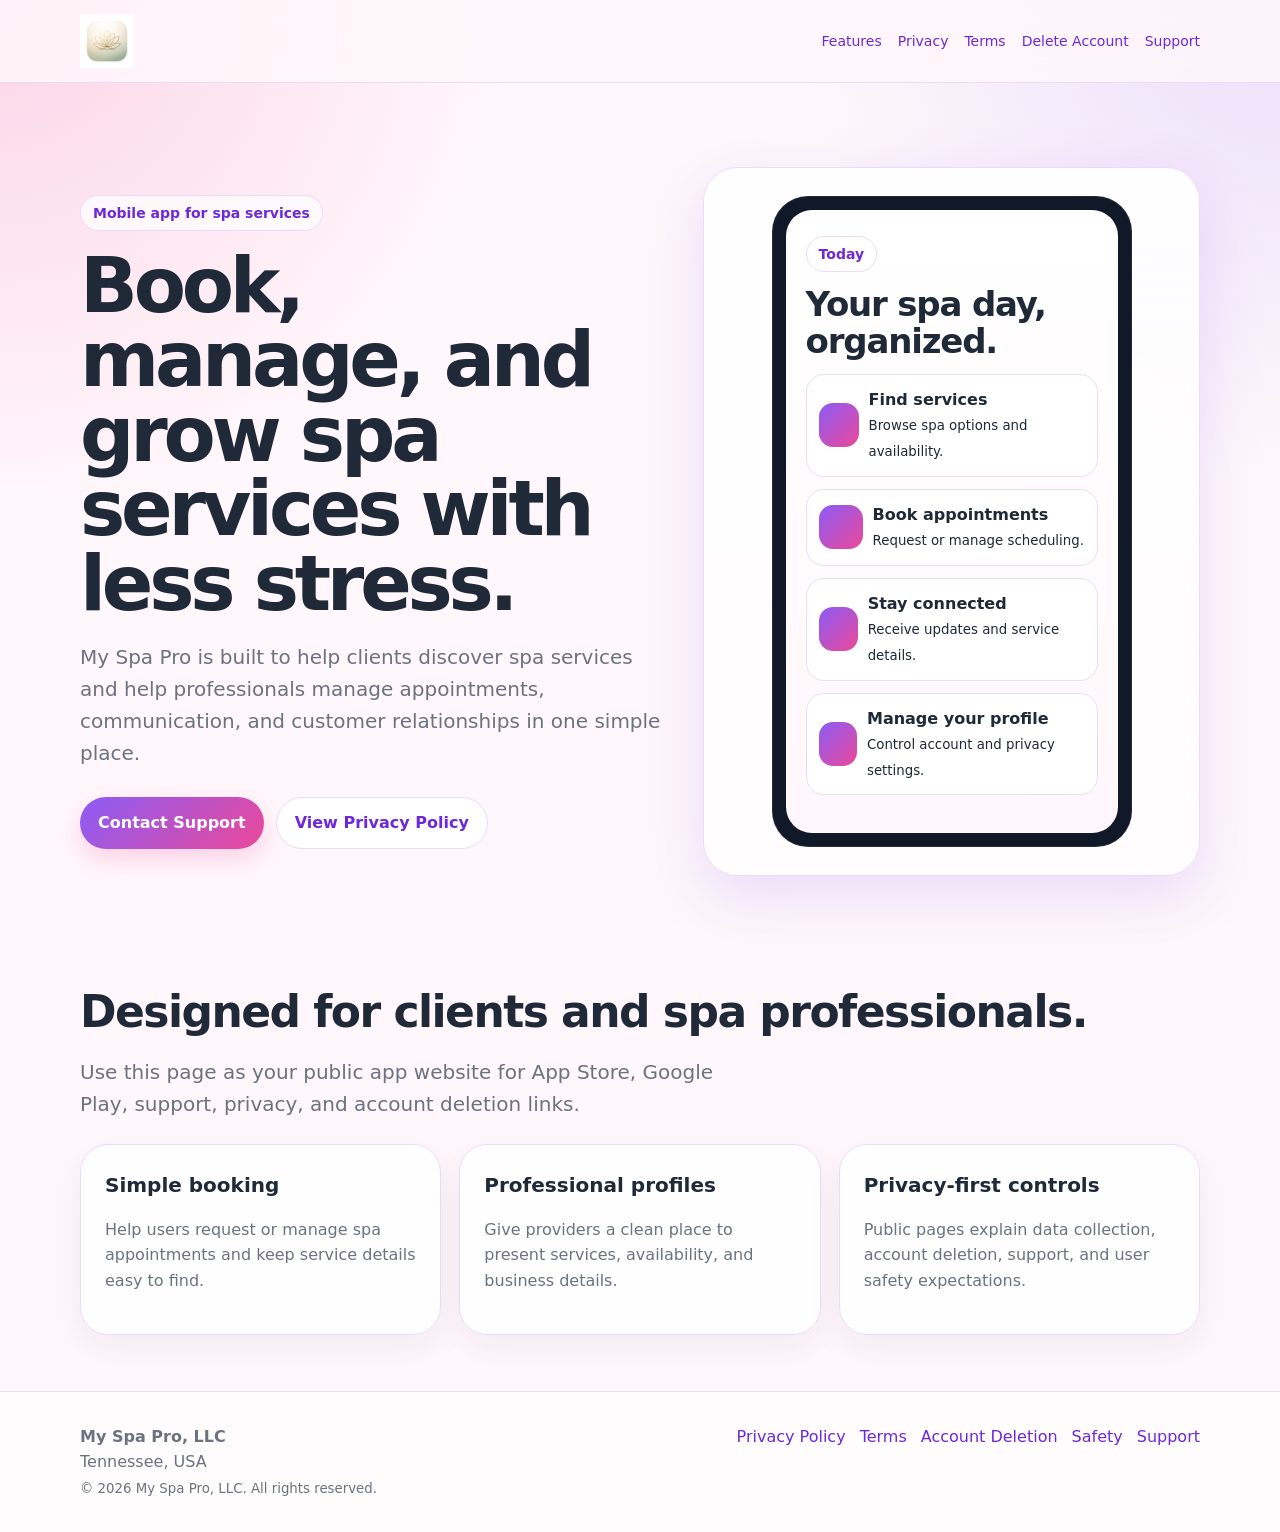
<file: index.html>
<!doctype html>
<html lang="en">
<head>
  <meta charset="utf-8">
  <meta name="viewport" content="width=device-width, initial-scale=1">
  <title>Home | My Spa Pro</title>
  <meta name="description" content="My Spa Pro helps clients and spa professionals connect, manage appointments, and simplify spa services.">
  <link rel="stylesheet" href="styles.css">
</head>
<body>

<header>
  <div class="container nav">
    <a class="logo" href="index.html" aria-label="My Spa Pro home"><img src="assets/logo.png" alt="My Spa Pro"></a>
    <nav class="nav-links" aria-label="Main navigation">
      <a href="index.html#features">Features</a>
      <a href="privacy.html">Privacy</a>
      <a href="terms.html">Terms</a>
      <a href="account-deletion.html">Delete Account</a>
      <a href="support.html">Support</a>
    </nav>
  </div>
</header>


<main>
  <section class="hero">
    <div class="container hero-grid">
      <div>
        <span class="kicker">Mobile app for spa services</span>
        <h1>Book, manage, and grow spa services with less stress.</h1>
        <p class="lead">My Spa Pro is built to help clients discover spa services and help professionals manage appointments, communication, and customer relationships in one simple place.</p>
        <div class="actions">
          <a class="btn" href="support.html">Contact Support</a>
          <a class="btn secondary" href="privacy.html">View Privacy Policy</a>
        </div>
      </div>
      <div class="phone-card" aria-label="App preview">
        <div class="mock-phone">
          <div class="screen">
            <span class="kicker">Today</span>
            <h2 style="font-size:34px;margin-top:14px">Your spa day, organized.</h2>
            <div class="app-pill"><span class="icon"></span><div><strong>Find services</strong><br><small>Browse spa options and availability.</small></div></div>
            <div class="app-pill"><span class="icon"></span><div><strong>Book appointments</strong><br><small>Request or manage scheduling.</small></div></div>
            <div class="app-pill"><span class="icon"></span><div><strong>Stay connected</strong><br><small>Receive updates and service details.</small></div></div>
            <div class="app-pill"><span class="icon"></span><div><strong>Manage your profile</strong><br><small>Control account and privacy settings.</small></div></div>
          </div>
        </div>
      </div>
    </div>
  </section>

  <section id="features">
    <div class="container">
      <h2>Designed for clients and spa professionals.</h2>
      <p class="lead">Use this page as your public app website for App Store, Google Play, support, privacy, and account deletion links.</p>
      <div class="cards">
        <article class="card">
          <h3>Simple booking</h3>
          <p>Help users request or manage spa appointments and keep service details easy to find.</p>
        </article>
        <article class="card">
          <h3>Professional profiles</h3>
          <p>Give providers a clean place to present services, availability, and business details.</p>
        </article>
        <article class="card">
          <h3>Privacy-first controls</h3>
          <p>Public pages explain data collection, account deletion, support, and user safety expectations.</p>
        </article>
      </div>
    </div>
  </section>

<!--
#  <section>
#    <div class="container card">
#      <h2>Store review links</h2>
#      <p>Use these URLs in Apple App Store Connect and Google Play Console once the site is published:</p>
#      <ul>
#        <li><strong>Privacy Policy URL:</strong> <code>https://www.myspapro.com/privacy.html</code></li>
#        <li><strong>Support URL:</strong> <code>https://www.myspapro.com/support.html</code></li>
#        <li><strong>Account Deletion URL:</strong> <code>https://www.myspapro.com/account-deletion.html</code></li>
#      </ul>
#      <p>Replace <code>your-domain.com</code> with your actual hosting URL.</p>
#    </div>
#  </section>
</main>
-->

<footer>
  <div class="container footer-grid">
    <div>
      <strong>My Spa Pro, LLC</strong><br>
      Tennessee, USA<br>
      <small>© <span id="year"></span> My Spa Pro, LLC. All rights reserved.</small>
    </div>
    <div class="footer-links">
      <a href="privacy.html">Privacy Policy</a>
      <a href="terms.html">Terms</a>
      <a href="account-deletion.html">Account Deletion</a>
      <a href="safety.html">Safety</a>
      <a href="support.html">Support</a>
    </div>
  </div>
</footer>
<script>document.getElementById('year').textContent = new Date().getFullYear();</script>

</body>
</html>
</file>
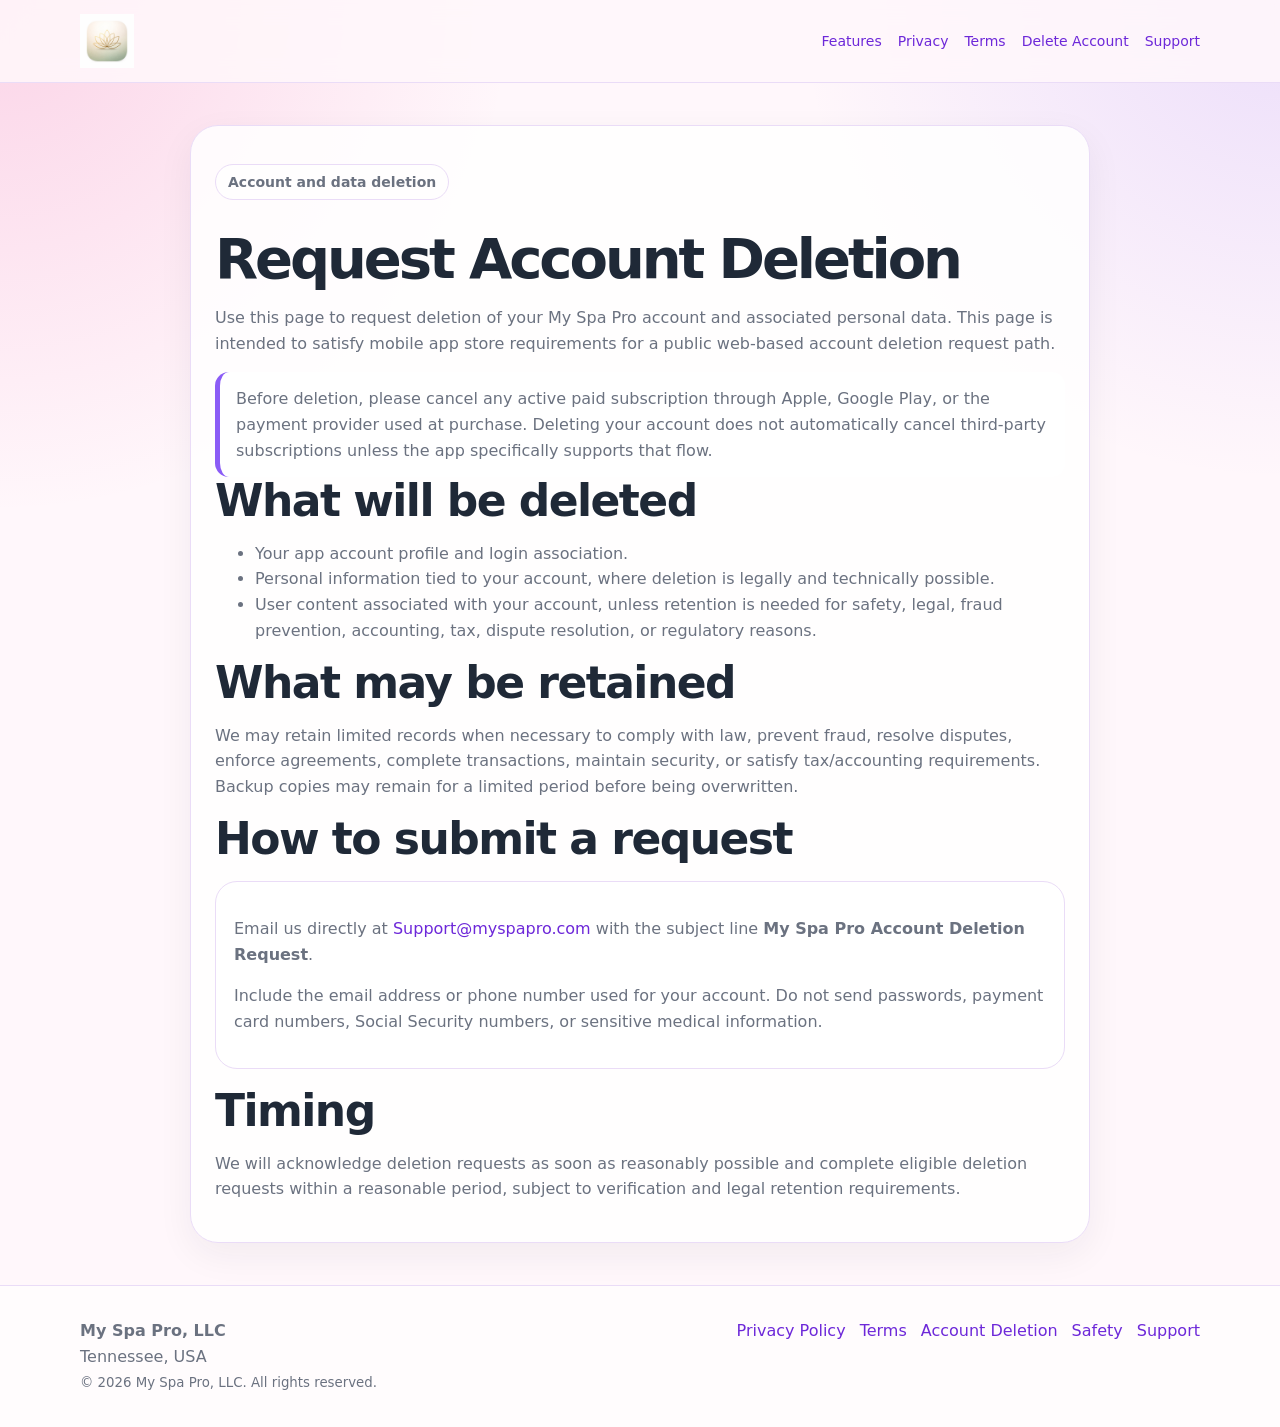
<file: account-deletion.html>
<!doctype html>
<html lang="en">
<head>
  <meta charset="utf-8">
  <meta name="viewport" content="width=device-width, initial-scale=1">
  <title>Account Deletion | My Spa Pro</title>
  <meta name="description" content="My Spa Pro helps clients and spa professionals connect, manage appointments, and simplify spa services.">
  <link rel="stylesheet" href="styles.css">
</head>
<body>

<header>
  <div class="container nav">
    <a class="logo" href="index.html" aria-label="My Spa Pro home"><img src="assets/logo.png" alt="My Spa Pro"></a>
    <nav class="nav-links" aria-label="Main navigation">
      <a href="index.html#features">Features</a>
      <a href="privacy.html">Privacy</a>
      <a href="terms.html">Terms</a>
      <a href="account-deletion.html">Delete Account</a>
      <a href="support.html">Support</a>
    </nav>
  </div>
</header>


<main class="container content-page">
  <p class="kicker">Account and data deletion</p>
  <h1>Request Account Deletion</h1>
  <p>Use this page to request deletion of your My Spa Pro account and associated personal data. This page is intended to satisfy mobile app store requirements for a public web-based account deletion request path.</p>

  <div class="notice">
    Before deletion, please cancel any active paid subscription through Apple, Google Play, or the payment provider used at purchase. Deleting your account does not automatically cancel third-party subscriptions unless the app specifically supports that flow.
  </div>

  <h2>What will be deleted</h2>
  <ul>
    <li>Your app account profile and login association.</li>
    <li>Personal information tied to your account, where deletion is legally and technically possible.</li>
    <li>User content associated with your account, unless retention is needed for safety, legal, fraud prevention, accounting, tax, dispute resolution, or regulatory reasons.</li>
  </ul>

  <h2>What may be retained</h2>
  <p>We may retain limited records when necessary to comply with law, prevent fraud, resolve disputes, enforce agreements, complete transactions, maintain security, or satisfy tax/accounting requirements. Backup copies may remain for a limited period before being overwritten.</p>

  <h2>How to submit a request</h2>
  <div class="form-box">
    <p>Email us directly at <a href="mailto:Support@myspapro.com?subject=My%20Spa%20Pro%20Account%20Deletion%20Request">Support@myspapro.com</a> with the subject line <strong>My Spa Pro Account Deletion Request</strong>.</p>
    <p>Include the email address or phone number used for your account. Do not send passwords, payment card numbers, Social Security numbers, or sensitive medical information.</p>
  </div>

  <h2>Timing</h2>
  <p>We will acknowledge deletion requests as soon as reasonably possible and complete eligible deletion requests within a reasonable period, subject to verification and legal retention requirements.</p>
</main>


<footer>
  <div class="container footer-grid">
    <div>
      <strong>My Spa Pro, LLC</strong><br>
      Tennessee, USA<br>
      <small>© <span id="year"></span> My Spa Pro, LLC. All rights reserved.</small>
    </div>
    <div class="footer-links">
      <a href="privacy.html">Privacy Policy</a>
      <a href="terms.html">Terms</a>
      <a href="account-deletion.html">Account Deletion</a>
      <a href="safety.html">Safety</a>
      <a href="support.html">Support</a>
    </div>
  </div>
</footer>
<script>document.getElementById('year').textContent = new Date().getFullYear();</script>

</body>
</html>
</file>
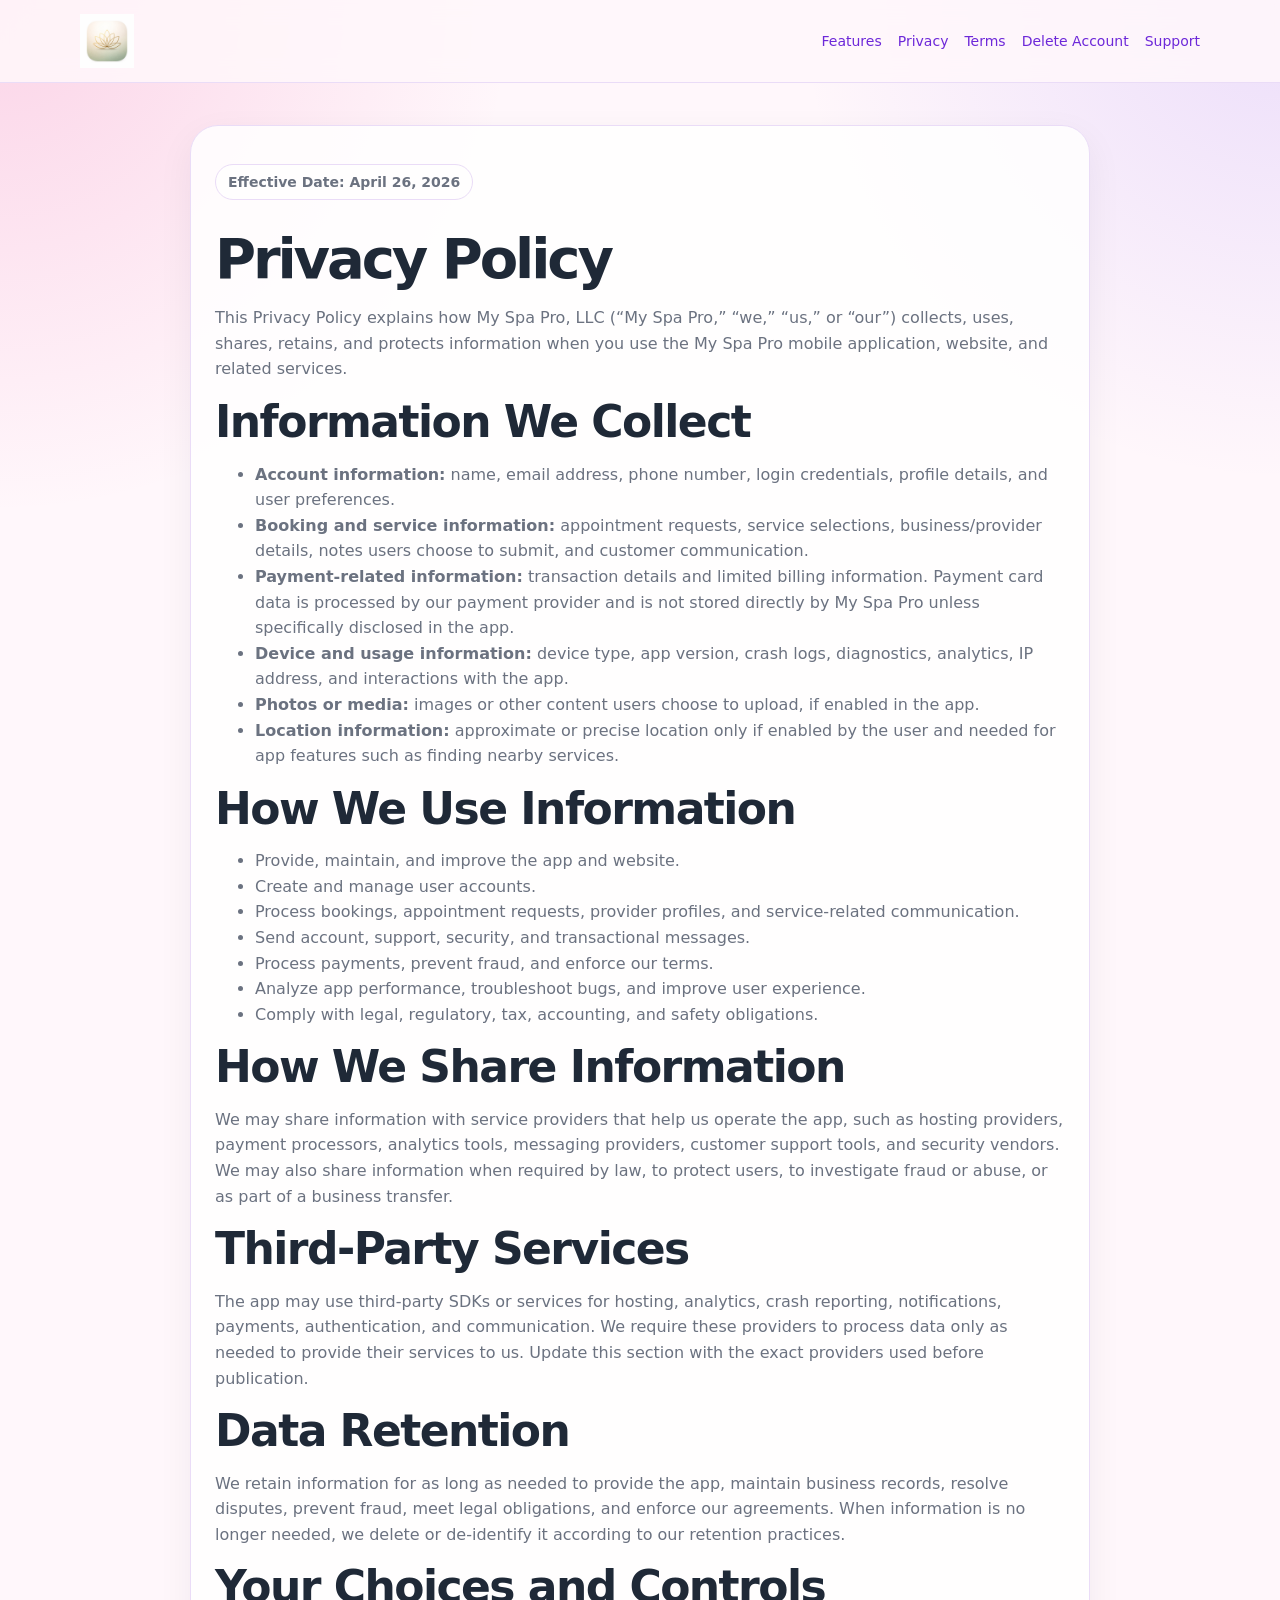
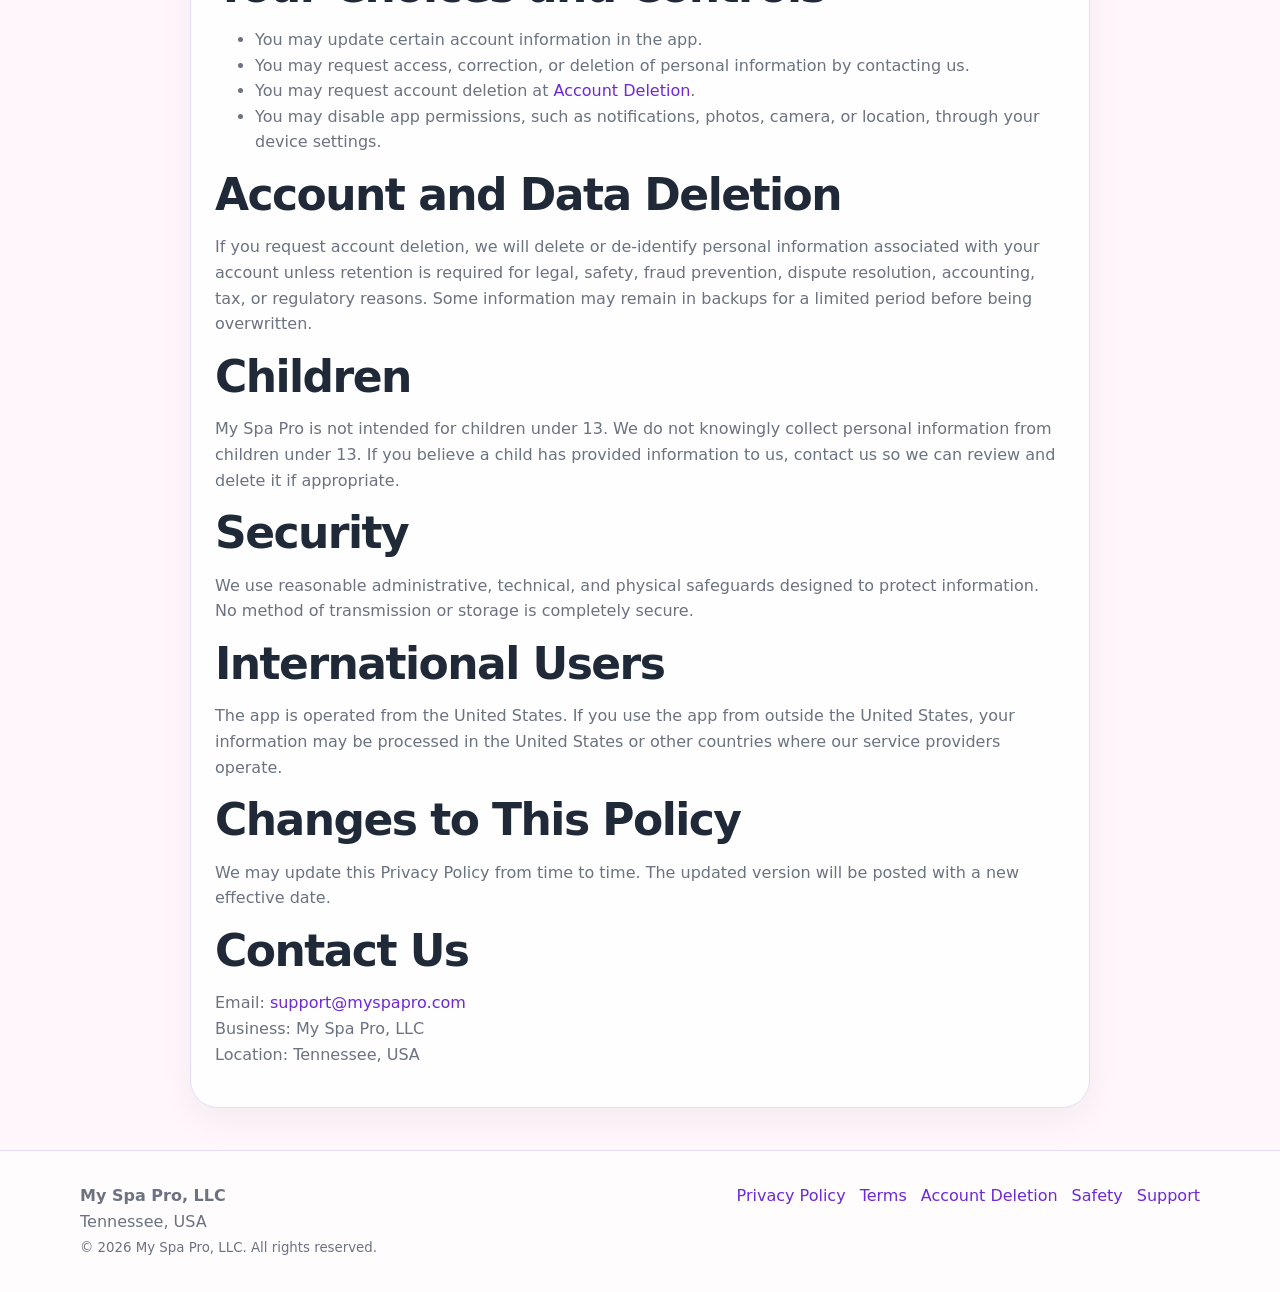
<file: privacy.html>
<!doctype html>
<html lang="en">
<head>
  <meta charset="utf-8">
  <meta name="viewport" content="width=device-width, initial-scale=1">
  <title>Privacy Policy | My Spa Pro</title>
  <meta name="description" content="My Spa Pro helps clients and spa professionals connect, manage appointments, and simplify spa services.">
  <link rel="stylesheet" href="styles.css">
</head>
<body>

<header>
  <div class="container nav">
    <a class="logo" href="index.html" aria-label="My Spa Pro home"><img src="assets/logo.png" alt="My Spa Pro"></a>
    <nav class="nav-links" aria-label="Main navigation">
      <a href="index.html#features">Features</a>
      <a href="privacy.html">Privacy</a>
      <a href="terms.html">Terms</a>
      <a href="account-deletion.html">Delete Account</a>
      <a href="support.html">Support</a>
    </nav>
  </div>
</header>


<main class="container content-page">
  <p class="kicker">Effective Date: April 26, 2026</p>
  <h1>Privacy Policy</h1>
  <p>This Privacy Policy explains how My Spa Pro, LLC (“My Spa Pro,” “we,” “us,” or “our”) collects, uses, shares, retains, and protects information when you use the My Spa Pro mobile application, website, and related services.</p>
 <!-- <div class="notice"><strong>Important:</strong> Update this policy before launch so it exactly matches the app’s real data collection, SDKs, payments, analytics, messaging, and permissions.</div>
-->
  <h2>Information We Collect</h2>
  <ul>
    <li><strong>Account information:</strong> name, email address, phone number, login credentials, profile details, and user preferences.</li>
    <li><strong>Booking and service information:</strong> appointment requests, service selections, business/provider details, notes users choose to submit, and customer communication.</li>
    <li><strong>Payment-related information:</strong> transaction details and limited billing information. Payment card data is processed by our payment provider and is not stored directly by My Spa Pro unless specifically disclosed in the app.</li>
    <li><strong>Device and usage information:</strong> device type, app version, crash logs, diagnostics, analytics, IP address, and interactions with the app.</li>
    <li><strong>Photos or media:</strong> images or other content users choose to upload, if enabled in the app.</li>
    <li><strong>Location information:</strong> approximate or precise location only if enabled by the user and needed for app features such as finding nearby services.</li>
  </ul>

  <h2>How We Use Information</h2>
  <ul>
    <li>Provide, maintain, and improve the app and website.</li>
    <li>Create and manage user accounts.</li>
    <li>Process bookings, appointment requests, provider profiles, and service-related communication.</li>
    <li>Send account, support, security, and transactional messages.</li>
    <li>Process payments, prevent fraud, and enforce our terms.</li>
    <li>Analyze app performance, troubleshoot bugs, and improve user experience.</li>
    <li>Comply with legal, regulatory, tax, accounting, and safety obligations.</li>
  </ul>

  <h2>How We Share Information</h2>
  <p>We may share information with service providers that help us operate the app, such as hosting providers, payment processors, analytics tools, messaging providers, customer support tools, and security vendors. We may also share information when required by law, to protect users, to investigate fraud or abuse, or as part of a business transfer.</p>

  <h2>Third-Party Services</h2>
  <p>The app may use third-party SDKs or services for hosting, analytics, crash reporting, notifications, payments, authentication, and communication. We require these providers to process data only as needed to provide their services to us. Update this section with the exact providers used before publication.</p>

  <h2>Data Retention</h2>
  <p>We retain information for as long as needed to provide the app, maintain business records, resolve disputes, prevent fraud, meet legal obligations, and enforce our agreements. When information is no longer needed, we delete or de-identify it according to our retention practices.</p>

  <h2>Your Choices and Controls</h2>
  <ul>
    <li>You may update certain account information in the app.</li>
    <li>You may request access, correction, or deletion of personal information by contacting us.</li>
    <li>You may request account deletion at <a href="account-deletion.html">Account Deletion</a>.</li>
    <li>You may disable app permissions, such as notifications, photos, camera, or location, through your device settings.</li>
  </ul>

  <h2>Account and Data Deletion</h2>
  <p>If you request account deletion, we will delete or de-identify personal information associated with your account unless retention is required for legal, safety, fraud prevention, dispute resolution, accounting, tax, or regulatory reasons. Some information may remain in backups for a limited period before being overwritten.</p>

  <h2>Children</h2>
  <p>My Spa Pro is not intended for children under 13. We do not knowingly collect personal information from children under 13. If you believe a child has provided information to us, contact us so we can review and delete it if appropriate.</p>

  <h2>Security</h2>
  <p>We use reasonable administrative, technical, and physical safeguards designed to protect information. No method of transmission or storage is completely secure.</p>

  <h2>International Users</h2>
  <p>The app is operated from the United States. If you use the app from outside the United States, your information may be processed in the United States or other countries where our service providers operate.</p>

  <h2>Changes to This Policy</h2>
  <p>We may update this Privacy Policy from time to time. The updated version will be posted with a new effective date.</p>

  <h2>Contact Us</h2>
  <p>Email: <a href="mailto:support@myspapro.com">support@myspapro.com</a><br>
  Business: My Spa Pro, LLC<br>
  Location: Tennessee, USA</p>
</main>


<footer>
  <div class="container footer-grid">
    <div>
      <strong>My Spa Pro, LLC</strong><br>
      Tennessee, USA<br>
      <small>© <span id="year"></span> My Spa Pro, LLC. All rights reserved.</small>
    </div>
    <div class="footer-links">
      <a href="privacy.html">Privacy Policy</a>
      <a href="terms.html">Terms</a>
      <a href="account-deletion.html">Account Deletion</a>
      <a href="safety.html">Safety</a>
      <a href="support.html">Support</a>
    </div>
  </div>
</footer>
<script>document.getElementById('year').textContent = new Date().getFullYear();</script>

</body>
</html>
</file>
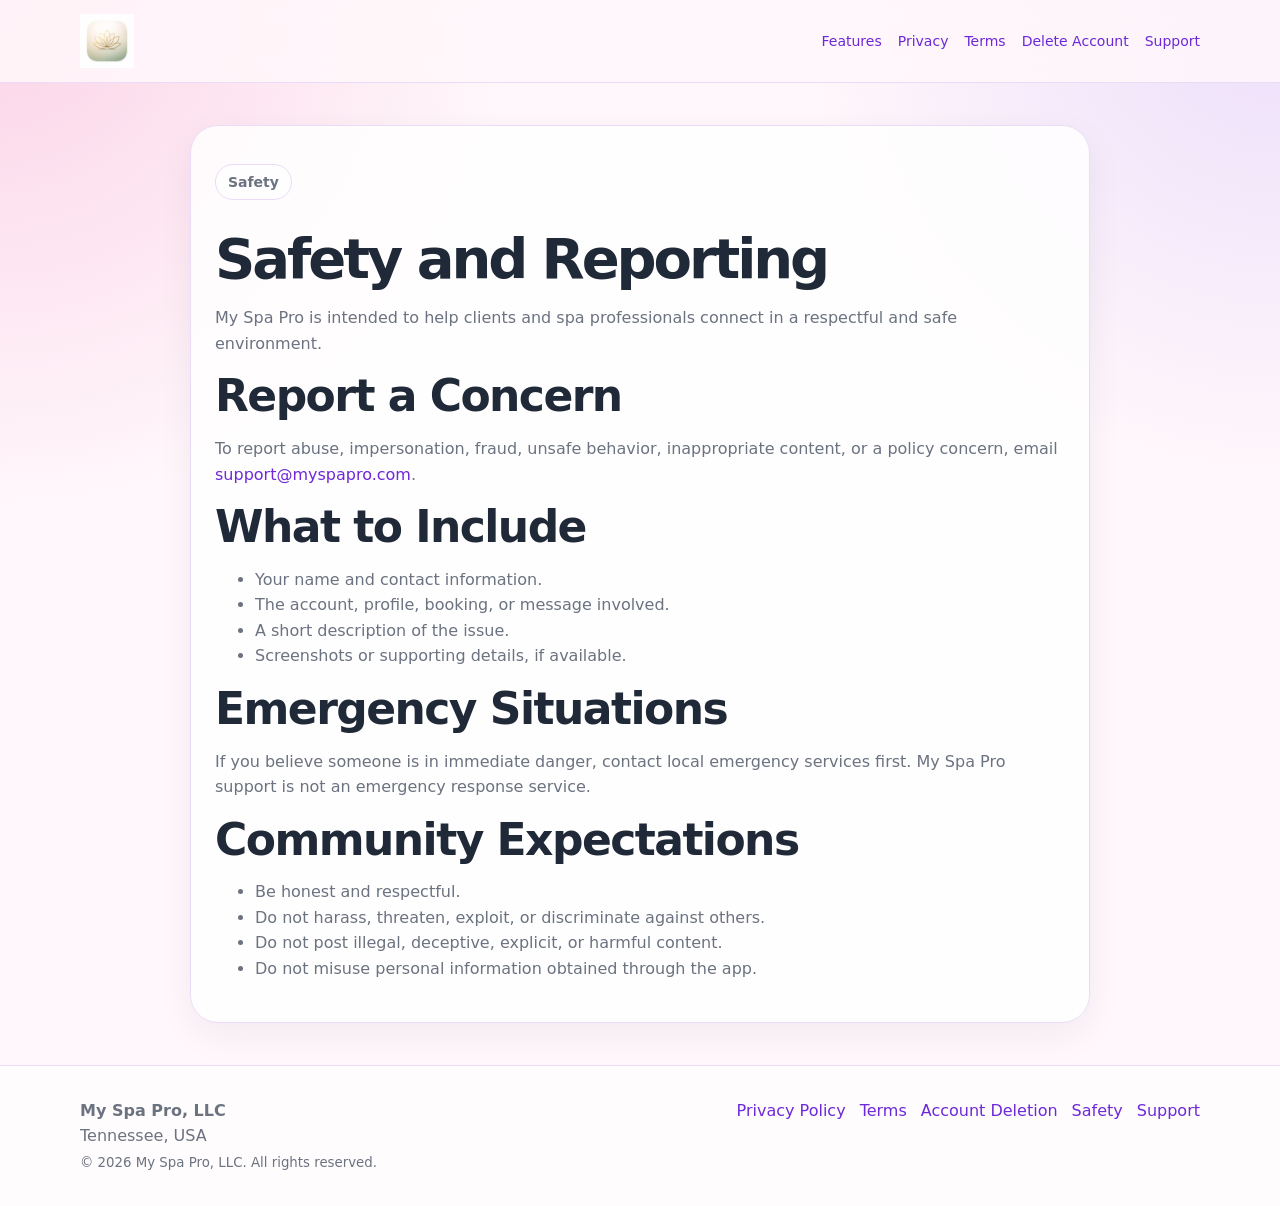
<file: safety.html>
<!doctype html>
<html lang="en">
<head>
  <meta charset="utf-8">
  <meta name="viewport" content="width=device-width, initial-scale=1">
  <title>Safety and Reporting | My Spa Pro</title>
  <meta name="description" content="My Spa Pro helps clients and spa professionals connect, manage appointments, and simplify spa services.">
  <link rel="stylesheet" href="styles.css">
</head>
<body>

<header>
  <div class="container nav">
    <a class="logo" href="index.html" aria-label="My Spa Pro home"><img src="assets/logo.png" alt="My Spa Pro"></a>
    <nav class="nav-links" aria-label="Main navigation">
      <a href="index.html#features">Features</a>
      <a href="privacy.html">Privacy</a>
      <a href="terms.html">Terms</a>
      <a href="account-deletion.html">Delete Account</a>
      <a href="support.html">Support</a>
    </nav>
  </div>
</header>


<main class="container content-page">
  <p class="kicker">Safety</p>
  <h1>Safety and Reporting</h1>
  <p>My Spa Pro is intended to help clients and spa professionals connect in a respectful and safe environment.</p>

  <h2>Report a Concern</h2>
  <p>To report abuse, impersonation, fraud, unsafe behavior, inappropriate content, or a policy concern, email <a href="mailto:support@myspapro.com?subject=Safety%20Report">support@myspapro.com</a>.</p>

  <h2>What to Include</h2>
  <ul>
    <li>Your name and contact information.</li>
    <li>The account, profile, booking, or message involved.</li>
    <li>A short description of the issue.</li>
    <li>Screenshots or supporting details, if available.</li>
  </ul>

  <h2>Emergency Situations</h2>
  <p>If you believe someone is in immediate danger, contact local emergency services first. My Spa Pro support is not an emergency response service.</p>

  <h2>Community Expectations</h2>
  <ul>
    <li>Be honest and respectful.</li>
    <li>Do not harass, threaten, exploit, or discriminate against others.</li>
    <li>Do not post illegal, deceptive, explicit, or harmful content.</li>
    <li>Do not misuse personal information obtained through the app.</li>
  </ul>
</main>


<footer>
  <div class="container footer-grid">
    <div>
      <strong>My Spa Pro, LLC</strong><br>
      Tennessee, USA<br>
      <small>© <span id="year"></span> My Spa Pro, LLC. All rights reserved.</small>
    </div>
    <div class="footer-links">
      <a href="privacy.html">Privacy Policy</a>
      <a href="terms.html">Terms</a>
      <a href="account-deletion.html">Account Deletion</a>
      <a href="safety.html">Safety</a>
      <a href="support.html">Support</a>
    </div>
  </div>
</footer>
<script>document.getElementById('year').textContent = new Date().getFullYear();</script>

</body>
</html>
</file>
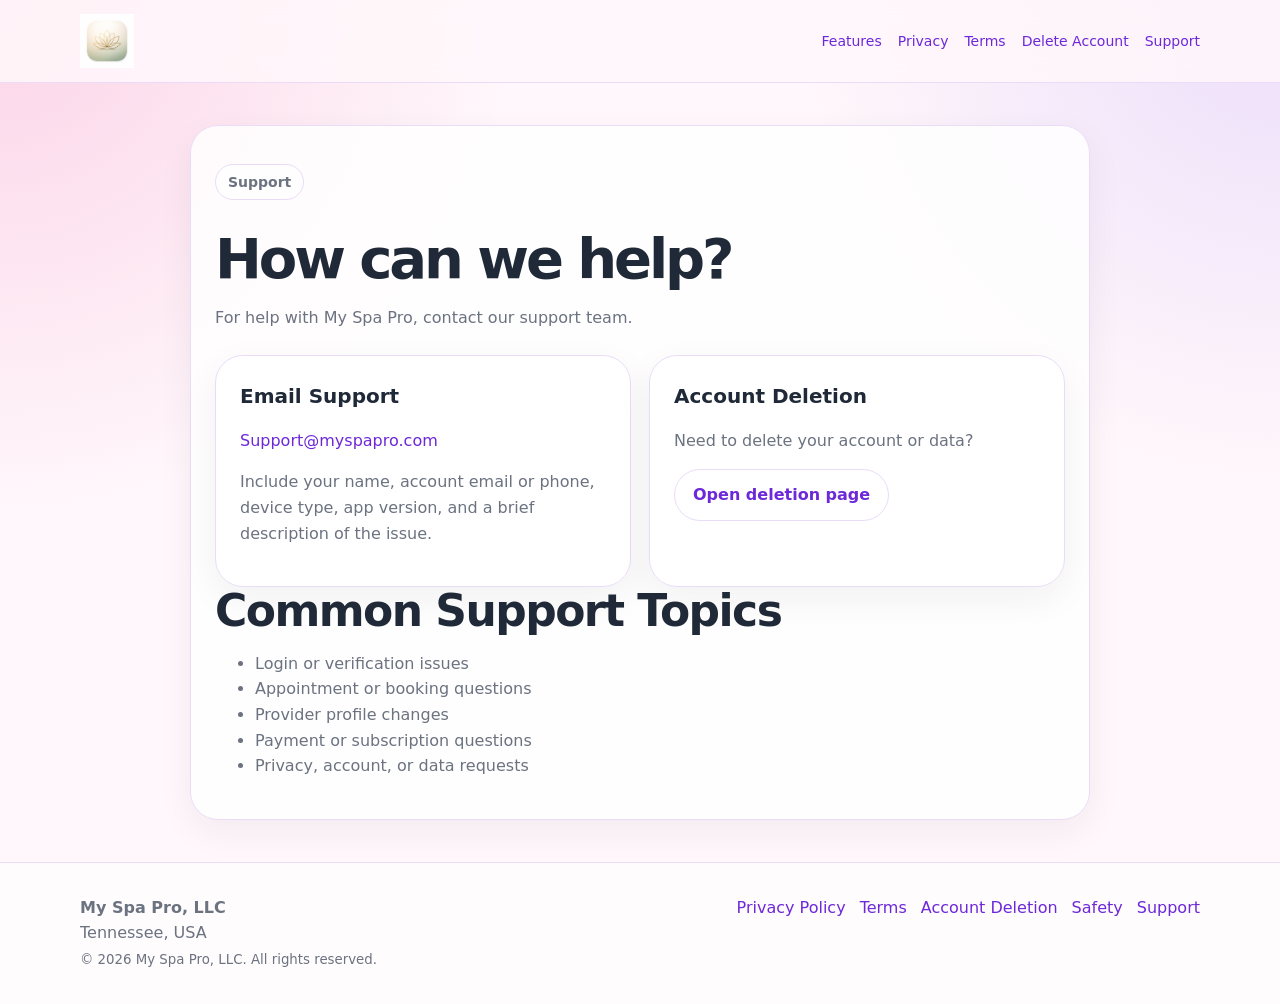
<file: support.html>
<!doctype html>
<html lang="en">
<head>
  <meta charset="utf-8">
  <meta name="viewport" content="width=device-width, initial-scale=1">
  <title>Support | My Spa Pro</title>
  <meta name="description" content="My Spa Pro helps clients and spa professionals connect, manage appointments, and simplify spa services.">
  <link rel="stylesheet" href="styles.css">
</head>
<body>

<header>
  <div class="container nav">
    <a class="logo" href="index.html" aria-label="My Spa Pro home"><img src="assets/logo.png" alt="My Spa Pro"></a>
    <nav class="nav-links" aria-label="Main navigation">
      <a href="index.html#features">Features</a>
      <a href="privacy.html">Privacy</a>
      <a href="terms.html">Terms</a>
      <a href="account-deletion.html">Delete Account</a>
      <a href="support.html">Support</a>
    </nav>
  </div>
</header>


<main class="container content-page">
  <p class="kicker">Support</p>
  <h1>How can we help?</h1>
  <p>For help with My Spa Pro, contact our support team.</p>

  <div class="cards" style="grid-template-columns:repeat(2,1fr)">
    <div class="card">
      <h3>Email Support</h3>
      <p><a href="mailto:Support@myspapro.com">Support@myspapro.com</a></p>
      <p>Include your name, account email or phone, device type, app version, and a brief description of the issue.</p>
    </div>
    <div class="card">
      <h3>Account Deletion</h3>
      <p>Need to delete your account or data?</p>
      <p><a class="btn secondary" href="account-deletion.html">Open deletion page</a></p>
    </div>
  </div>

  <h2>Common Support Topics</h2>
  <ul>
    <li>Login or verification issues</li>
    <li>Appointment or booking questions</li>
    <li>Provider profile changes</li>
    <li>Payment or subscription questions</li>
    <li>Privacy, account, or data requests</li>
  </ul>
</main>


<footer>
  <div class="container footer-grid">
    <div>
      <strong>My Spa Pro, LLC</strong><br>
      Tennessee, USA<br>
      <small>© <span id="year"></span> My Spa Pro, LLC. All rights reserved.</small>
    </div>
    <div class="footer-links">
      <a href="privacy.html">Privacy Policy</a>
      <a href="terms.html">Terms</a>
      <a href="account-deletion.html">Account Deletion</a>
      <a href="safety.html">Safety</a>
      <a href="support.html">Support</a>
    </div>
  </div>
</footer>
<script>document.getElementById('year').textContent = new Date().getFullYear();</script>

</body>
</html>
</file>
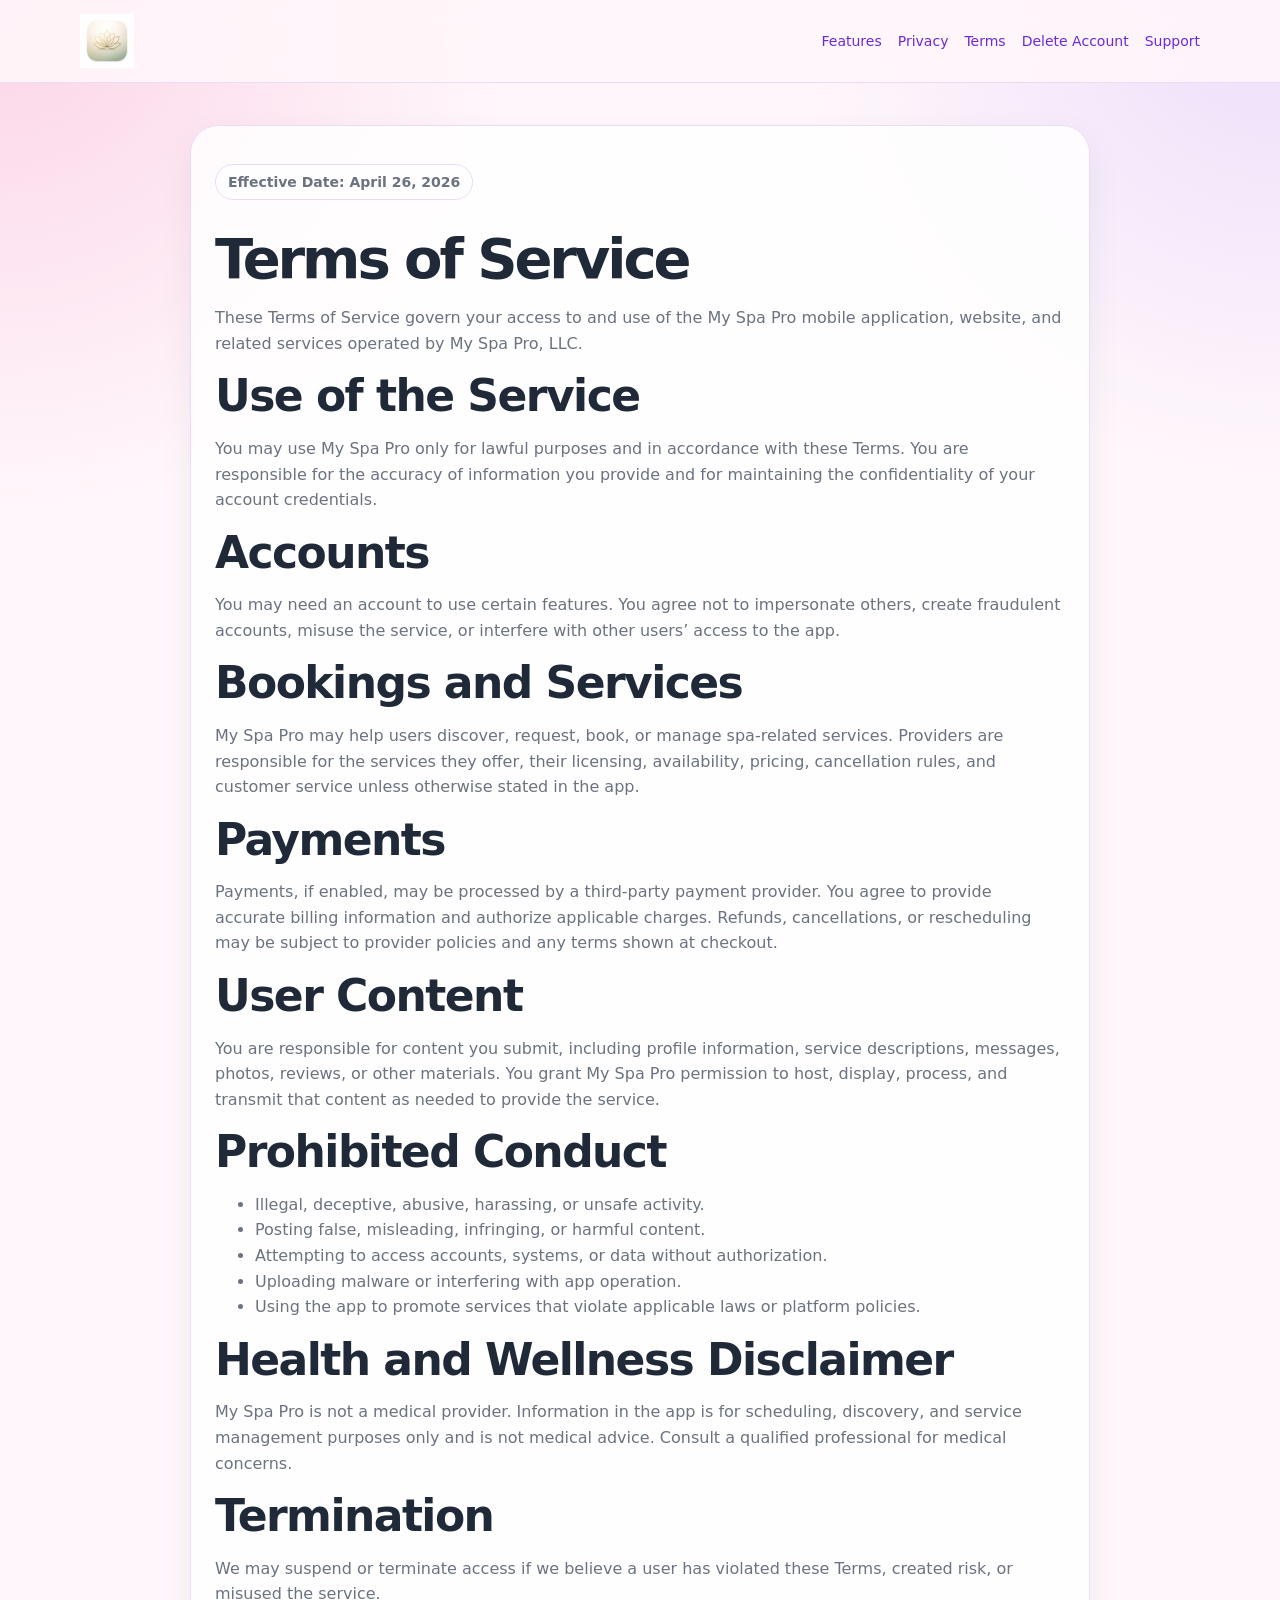
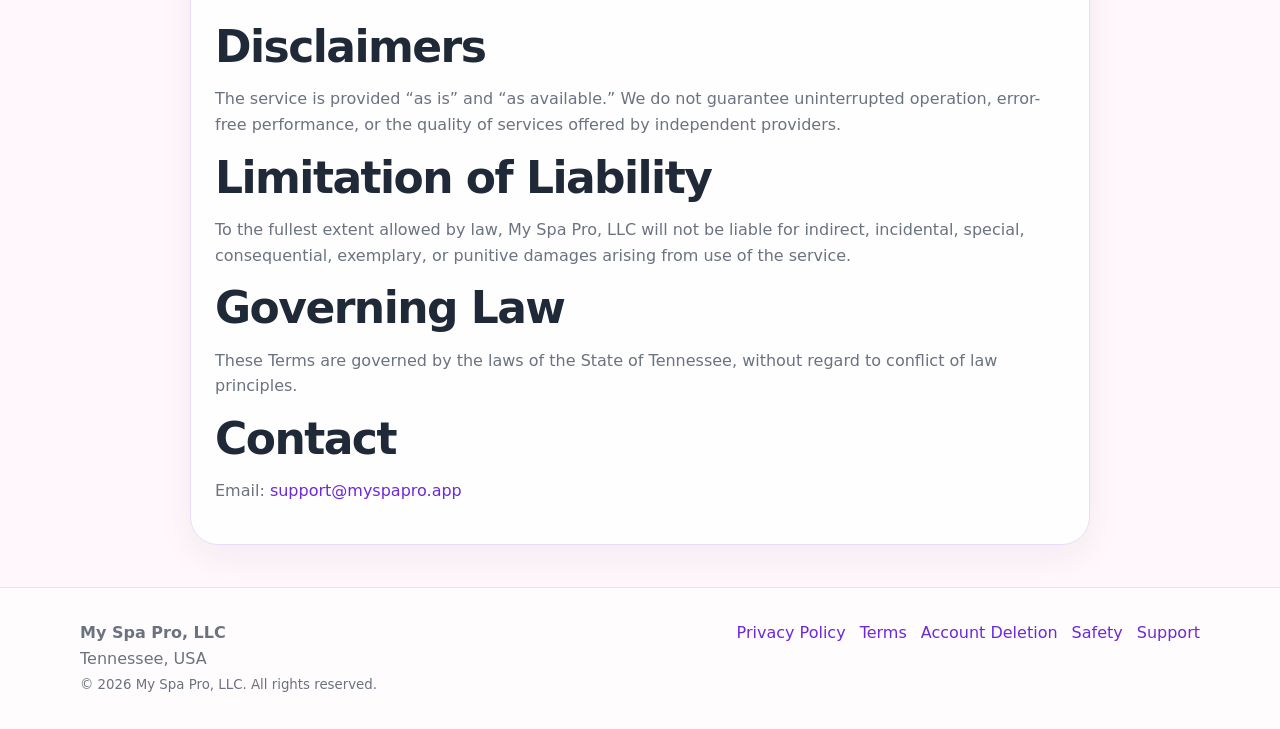
<file: terms.html>
<!doctype html>
<html lang="en">
<head>
  <meta charset="utf-8">
  <meta name="viewport" content="width=device-width, initial-scale=1">
  <title>Terms of Service | My Spa Pro</title>
  <meta name="description" content="My Spa Pro helps clients and spa professionals connect, manage appointments, and simplify spa services.">
  <link rel="stylesheet" href="styles.css">
</head>
<body>

<header>
  <div class="container nav">
    <a class="logo" href="index.html" aria-label="My Spa Pro home"><img src="assets/logo.png" alt="My Spa Pro"></a>
    <nav class="nav-links" aria-label="Main navigation">
      <a href="index.html#features">Features</a>
      <a href="privacy.html">Privacy</a>
      <a href="terms.html">Terms</a>
      <a href="account-deletion.html">Delete Account</a>
      <a href="support.html">Support</a>
    </nav>
  </div>
</header>


<main class="container content-page">
  <p class="kicker">Effective Date: April 26, 2026</p>
  <h1>Terms of Service</h1>
  <p>These Terms of Service govern your access to and use of the My Spa Pro mobile application, website, and related services operated by My Spa Pro, LLC.</p>

  <h2>Use of the Service</h2>
  <p>You may use My Spa Pro only for lawful purposes and in accordance with these Terms. You are responsible for the accuracy of information you provide and for maintaining the confidentiality of your account credentials.</p>

  <h2>Accounts</h2>
  <p>You may need an account to use certain features. You agree not to impersonate others, create fraudulent accounts, misuse the service, or interfere with other users’ access to the app.</p>

  <h2>Bookings and Services</h2>
  <p>My Spa Pro may help users discover, request, book, or manage spa-related services. Providers are responsible for the services they offer, their licensing, availability, pricing, cancellation rules, and customer service unless otherwise stated in the app.</p>

  <h2>Payments</h2>
  <p>Payments, if enabled, may be processed by a third-party payment provider. You agree to provide accurate billing information and authorize applicable charges. Refunds, cancellations, or rescheduling may be subject to provider policies and any terms shown at checkout.</p>

  <h2>User Content</h2>
  <p>You are responsible for content you submit, including profile information, service descriptions, messages, photos, reviews, or other materials. You grant My Spa Pro permission to host, display, process, and transmit that content as needed to provide the service.</p>

  <h2>Prohibited Conduct</h2>
  <ul>
    <li>Illegal, deceptive, abusive, harassing, or unsafe activity.</li>
    <li>Posting false, misleading, infringing, or harmful content.</li>
    <li>Attempting to access accounts, systems, or data without authorization.</li>
    <li>Uploading malware or interfering with app operation.</li>
    <li>Using the app to promote services that violate applicable laws or platform policies.</li>
  </ul>

  <h2>Health and Wellness Disclaimer</h2>
  <p>My Spa Pro is not a medical provider. Information in the app is for scheduling, discovery, and service management purposes only and is not medical advice. Consult a qualified professional for medical concerns.</p>

  <h2>Termination</h2>
  <p>We may suspend or terminate access if we believe a user has violated these Terms, created risk, or misused the service.</p>

  <h2>Disclaimers</h2>
  <p>The service is provided “as is” and “as available.” We do not guarantee uninterrupted operation, error-free performance, or the quality of services offered by independent providers.</p>

  <h2>Limitation of Liability</h2>
  <p>To the fullest extent allowed by law, My Spa Pro, LLC will not be liable for indirect, incidental, special, consequential, exemplary, or punitive damages arising from use of the service.</p>

  <h2>Governing Law</h2>
  <p>These Terms are governed by the laws of the State of Tennessee, without regard to conflict of law principles.</p>

  <h2>Contact</h2>
  <p>Email: <a href="mailto:support@myspapro.app">support@myspapro.app</a></p>
</main>


<footer>
  <div class="container footer-grid">
    <div>
      <strong>My Spa Pro, LLC</strong><br>
      Tennessee, USA<br>
      <small>© <span id="year"></span> My Spa Pro, LLC. All rights reserved.</small>
    </div>
    <div class="footer-links">
      <a href="privacy.html">Privacy Policy</a>
      <a href="terms.html">Terms</a>
      <a href="account-deletion.html">Account Deletion</a>
      <a href="safety.html">Safety</a>
      <a href="support.html">Support</a>
    </div>
  </div>
</footer>
<script>document.getElementById('year').textContent = new Date().getFullYear();</script>

</body>
</html>
</file>
<file: styles.css>
:root {
  --bg: #fff7fb;
  --panel: rgba(255,255,255,.86);
  --text: #1f2937;
  --muted: #6b7280;
  --brand: #8b5cf6;
  --brand2: #ec4899;
  --border: #eadcf7;
  --shadow: 0 20px 60px rgba(139, 92, 246, .18);
}

* { box-sizing: border-box; }

body {
  margin: 0;
  font-family: Inter, ui-sans-serif, system-ui, -apple-system, BlinkMacSystemFont, "Segoe UI", sans-serif;
  color: var(--text);
  background:
    radial-gradient(circle at top left, rgba(236,72,153,.20), transparent 32rem),
    radial-gradient(circle at top right, rgba(139,92,246,.16), transparent 30rem),
    var(--bg);
  line-height: 1.6;
}

a { color: #6d28d9; text-decoration: none; }
a:hover { text-decoration: underline; }

.container { width: min(1120px, calc(100% - 32px)); margin: 0 auto; }

header {
  position: sticky;
  top: 0;
  z-index: 10;
  background: rgba(255,247,251,.86);
  backdrop-filter: blur(14px);
  border-bottom: 1px solid var(--border);
}

.nav {
  display: flex;
  align-items: center;
  justify-content: space-between;
  gap: 18px;
  padding: 14px 0;
}

.logo img { height: 54px; display: block; }

.nav-links {
  display: flex;
  align-items: center;
  gap: 16px;
  flex-wrap: wrap;
  font-size: 14px;
}

.btn {
  display: inline-flex;
  align-items: center;
  justify-content: center;
  border: 0;
  border-radius: 999px;
  padding: 12px 18px;
  font-weight: 700;
  background: linear-gradient(135deg, var(--brand), var(--brand2));
  color: white;
  box-shadow: 0 10px 24px rgba(236,72,153,.22);
}

.btn:hover { text-decoration: none; transform: translateY(-1px); }

.btn.secondary {
  background: white;
  color: #6d28d9;
  border: 1px solid var(--border);
  box-shadow: none;
}

.hero {
  padding: 84px 0 56px;
}

.hero-grid {
  display: grid;
  grid-template-columns: 1.08fr .92fr;
  gap: 40px;
  align-items: center;
}

.kicker {
  display: inline-flex;
  padding: 6px 12px;
  border: 1px solid var(--border);
  border-radius: 999px;
  background: rgba(255,255,255,.72);
  color: #6d28d9;
  font-size: 14px;
  font-weight: 700;
}

h1 {
  font-size: clamp(42px, 7vw, 76px);
  line-height: .98;
  letter-spacing: -0.055em;
  margin: 18px 0;
}

h2 {
  font-size: clamp(28px, 4vw, 44px);
  line-height: 1.08;
  letter-spacing: -0.035em;
  margin: 0 0 14px;
}

h3 { margin: 0 0 8px; font-size: 20px; }

.lead {
  font-size: 20px;
  color: var(--muted);
  max-width: 680px;
}

.actions { display: flex; gap: 12px; flex-wrap: wrap; margin-top: 28px; }

.phone-card {
  background: linear-gradient(180deg, rgba(255,255,255,.92), rgba(255,255,255,.72));
  border: 1px solid var(--border);
  border-radius: 34px;
  box-shadow: var(--shadow);
  padding: 28px;
}

.mock-phone {
  border-radius: 36px;
  background: #111827;
  padding: 14px;
  max-width: 360px;
  margin: 0 auto;
  box-shadow: inset 0 0 0 1px rgba(255,255,255,.08);
}

.screen {
  border-radius: 26px;
  background: linear-gradient(180deg, #fff, #fff7fb);
  min-height: 560px;
  padding: 26px 20px;
}

.app-pill {
  display: flex;
  gap: 10px;
  align-items: center;
  padding: 12px;
  background: white;
  border: 1px solid var(--border);
  border-radius: 18px;
  margin: 12px 0;
}

.icon {
  width: 44px;
  height: 44px;
  border-radius: 14px;
  background: linear-gradient(135deg, var(--brand), var(--brand2));
}

section { padding: 56px 0; }

.cards {
  display: grid;
  grid-template-columns: repeat(3, 1fr);
  gap: 18px;
  margin-top: 24px;
}

.card, .content-page {
  background: var(--panel);
  border: 1px solid var(--border);
  border-radius: 28px;
  padding: 24px;
  box-shadow: 0 12px 36px rgba(31,41,55,.06);
}

.card p, .content-page p, li { color: var(--muted); }

.content-page {
  margin: 42px auto;
  max-width: 900px;
}

.content-page h1 {
  font-size: clamp(36px, 5vw, 56px);
}

.notice {
  background: #fff;
  border-left: 5px solid var(--brand);
  padding: 14px 16px;
  border-radius: 14px;
  color: var(--muted);
}

.form-box {
  background: white;
  border: 1px solid var(--border);
  border-radius: 22px;
  padding: 18px;
  margin: 18px 0;
}

input, textarea, select {
  width: 100%;
  padding: 12px 14px;
  border: 1px solid var(--border);
  border-radius: 14px;
  font: inherit;
  margin: 6px 0 14px;
  background: #fff;
}

textarea { min-height: 130px; }

footer {
  border-top: 1px solid var(--border);
  background: rgba(255,255,255,.68);
  padding: 32px 0;
  color: var(--muted);
}

.footer-grid {
  display: flex;
  justify-content: space-between;
  gap: 20px;
  flex-wrap: wrap;
}

.footer-links { display: flex; gap: 14px; flex-wrap: wrap; }

@media (max-width: 820px) {
  .hero-grid, .cards { grid-template-columns: 1fr; }
  .nav { align-items: flex-start; flex-direction: column; }
  .screen { min-height: 440px; }
}
</file>
